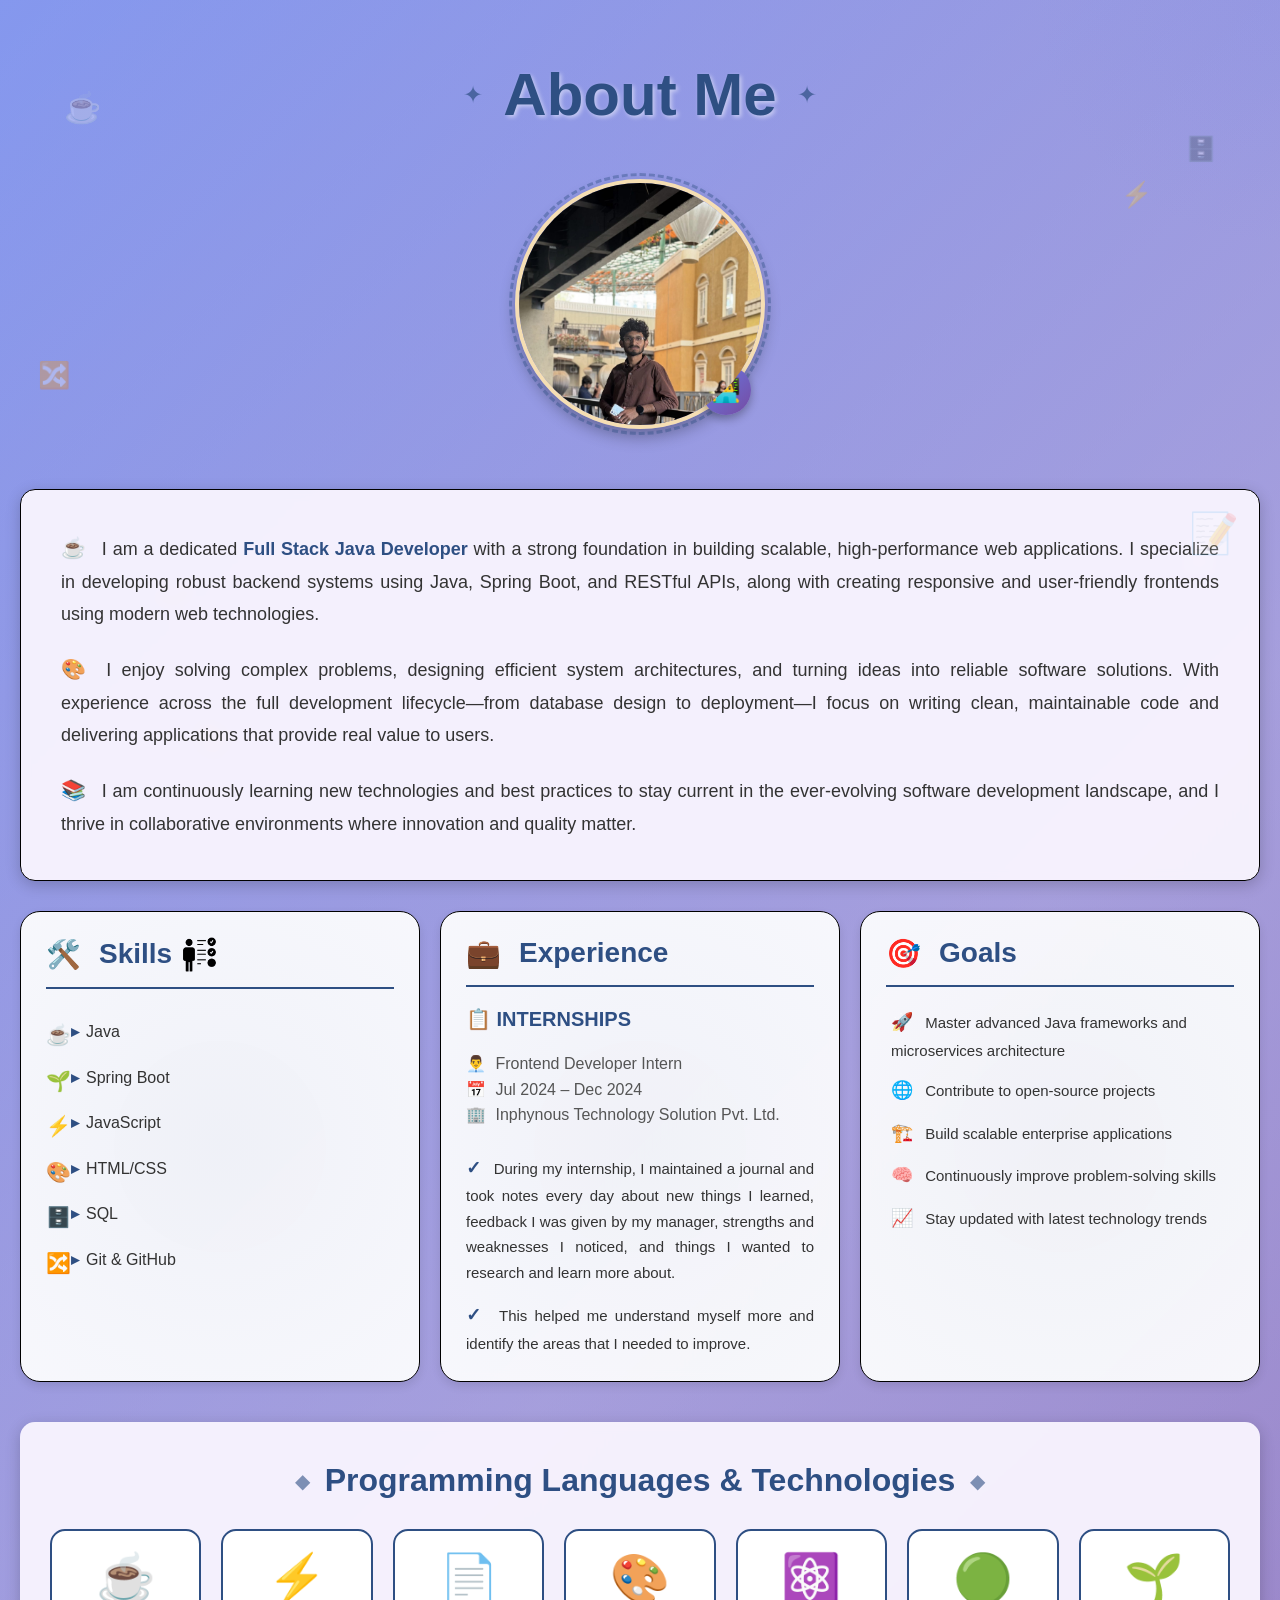
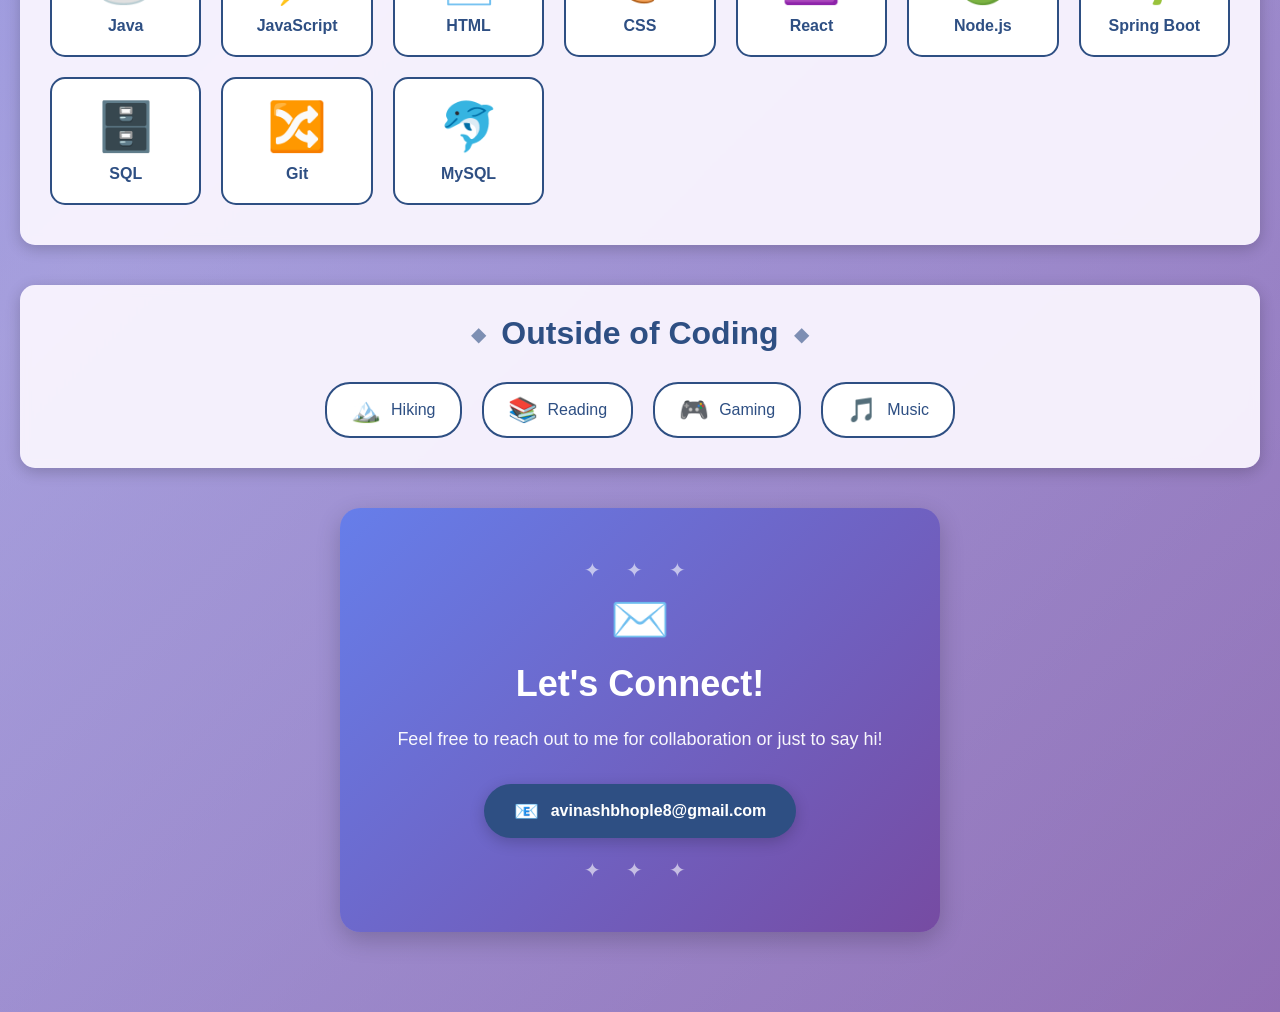
<file: about.html>
<!DOCTYPE html>
<html lang="en">
<head>
    <meta charset="UTF-8">
    <meta name="viewport" content="width=device-width, initial-scale=1.0">
    <title>About - My Portfolio</title>
    <link rel="stylesheet" href="about.css">
</head>
<body>
    <div class="container">
        
        <div class="floating-symbols">
            <span class="symbol symbol-1" title="Java">☕</span>
            <span class="symbol symbol-2" title="JavaScript">⚡</span>
            <span class="symbol symbol-4" title="HTML">📄</span>
            <span class="symbol symbol-5" title="CSS">🎨</span>
            <span class="symbol symbol-8" title="Git">🔀</span>
            <span class="symbol symbol-9" title="SQL">🗄️</span>
            <span class="symbol symbol-10" title="Spring Boot">🌱</span>
        </div>
       
        <div class="header">
            <div class="title-decoration">
                <span class="deco-icon">✦</span>
                <h1>About Me</h1>
                <span class="deco-icon">✦</span>
            </div>
            <div class="image">
                <div class="image-ring"></div>
                <img src="12.jpeg" alt="Profile Photo">
                <div class="image-badge">👨‍💻</div>
            </div>
        </div>
        
        <div class="content-wrapper">
            <div class="object">
                <div class="section-icon">📝</div>
                <div class="obj">
                    <p>
                        <span class="text-icon">☕</span> I am a dedicated <strong>Full Stack Java Developer</strong> with a strong foundation in building scalable,
                        high-performance web applications. I specialize in developing robust backend systems using
                        Java, Spring Boot, and RESTful APIs, along with creating responsive and user-friendly
                        frontends using modern web technologies.
                    </p>

                    <p>
                        <span class="text-icon">🎨</span> I enjoy solving complex problems, designing efficient system architectures, and turning ideas
                        into reliable software solutions. With experience across the full development lifecycle—from
                        database design to deployment—I focus on writing clean, maintainable code and delivering
                        applications that provide real value to users.
                    </p>

                    <p>
                        <span class="text-icon">📚</span> I am continuously learning new technologies and best practices to stay current in the
                        ever-evolving software development landscape, and I thrive in collaborative environments
                        where innovation and quality matter.
                    </p>
                </div>
            </div>
            
            <div class="boxs">
                <div class="box1">
                    <div class="Skill">
                        <div class="skill-header">
                            <h2>
                                <span class="header-symbol">🛠️</span>
                                Skills 
                                <img src="skills.png" alt="Skills Logo">
                            </h2>
                        </div>
                        <div class="skill-all">
                            <ul>
                                <li><span class="skill-icon">☕</span> Java</li>
                                <li><span class="skill-icon">🌱</span> Spring Boot</li>
                                <li><span class="skill-icon">⚡</span> JavaScript</li>
                                <li><span class="skill-icon">🎨</span> HTML/CSS</li>
                                <li><span class="skill-icon">🗄️</span> SQL</li>
                                <li><span class="skill-icon">🔀</span> Git & GitHub</li>
                            </ul>
                        </div>
                    </div>
                </div>
                
                <div class="box2">
                    <div class="Experience">
                        <div class="exper-header">
                            <h2>
                                <span class="header-symbol">💼</span>
                                Experience
                            </h2>
                        </div>
                        <div class="exp-write">
                            <h4>📋 INTERNSHIPS</h4>
                            <h5>
                                <span class="exp-icon">👨‍💼</span> Frontend Developer Intern<br>
                                <span class="exp-icon">📅</span> Jul 2024 – Dec 2024<br>
                                <span class="exp-icon">🏢</span> Inphynous Technology Solution Pvt. Ltd.
                            </h5>
                            <p><span class="bullet-icon">✓</span> During my internship, I maintained a journal and took notes every day about new things I learned, feedback I was given by my manager, strengths and weaknesses I noticed, and things I wanted to research and learn more about.</p>
                            <p><span class="bullet-icon">✓</span> This helped me understand myself more and identify the areas that I needed to improve.</p>
                        </div>
                    </div>
                </div>
                
                <div class="box3">
                    <div class="Goals">
                        <div class="goals-header">
                            <h2>
                                <span class="header-symbol">🎯</span>
                                Goals
                            </h2>
                        </div>
                        <div class="goals-content">
                            <p><span class="goal-icon">🚀</span> Master advanced Java frameworks and microservices architecture</p>
                            <p><span class="goal-icon">🌐</span> Contribute to open-source projects</p>
                            <p><span class="goal-icon">🏗️</span> Build scalable enterprise applications</p>
                            <p><span class="goal-icon">🧠</span> Continuously improve problem-solving skills</p>
                            <p><span class="goal-icon">📈</span> Stay updated with latest technology trends</p>
                        </div>
                    </div>
                </div>
            </div>
            
            <div class="languages-section">
                <div class="section-title-wrapper">
                    <span class="section-deco-left">◆</span>
                    <h2 class="languages-title">Programming Languages & Technologies</h2>
                    <span class="section-deco-right">◆</span>
                </div>
                <div class="languages-grid">
                    <div class="lang-item">
                        <span class="lang-icon">☕</span>
                        <span class="lang-name">Java</span>
                    </div>
                    <div class="lang-item">
                        <span class="lang-icon">⚡</span>
                        <span class="lang-name">JavaScript</span>
                    </div>
                   
                    <div class="lang-item">
                        <span class="lang-icon">📄</span>
                        <span class="lang-name">HTML</span>
                    </div>
                    <div class="lang-item">
                        <span class="lang-icon">🎨</span>
                        <span class="lang-name">CSS</span>
                    </div>
                   
                    <div class="lang-item">
                        <span class="lang-icon">⚛️</span>
                        <span class="lang-name">React</span>
                    </div>
                    <div class="lang-item">
                        <span class="lang-icon">🟢</span>
                        <span class="lang-name">Node.js</span>
                    </div>
                    <div class="lang-item">
                        <span class="lang-icon">🌱</span>
                        <span class="lang-name">Spring Boot</span>
                    </div>
                    <div class="lang-item">
                        <span class="lang-icon">🗄️</span>
                        <span class="lang-name">SQL</span>
                    </div>
                    
                    <div class="lang-item">
                        <span class="lang-icon">🔀</span>
                        <span class="lang-name">Git</span>
                    </div>
                    <div class="lang-item">
                        <span class="lang-icon">🐬</span>
                        <span class="lang-name">MySQL</span>
                    </div>
                </div>
            </div>

            
            <div class="hobbies-section">
                <div class="section-title-wrapper">
                    <span class="section-deco-left">◆</span>
                    <h2 class="hobbies-title">Outside of Coding</h2>
                    <span class="section-deco-right">◆</span>
                </div>
                <div class="hobbies-container">
                    <div class="hobby-tag">
                        <span class="hobby-icon">🏔️</span>
                        <span class="hobby-text">Hiking</span>
                    </div>
                    <div class="hobby-tag">
                        <span class="hobby-icon">📚</span>
                        <span class="hobby-text">Reading</span>
                    </div>
                    <div class="hobby-tag">
                        <span class="hobby-icon">🎮</span>
                        <span class="hobby-text">Gaming</span>
                    </div>
                    <div class="hobby-tag">
                        <span class="hobby-icon">🎵</span>
                        <span class="hobby-text">Music</span>
                    </div>
                </div>
            </div>

            
            <div class="connect-section">
                <div class="connect-box">
                    <div class="connect-decoration-top">✦ ✦ ✦</div>
                    <div class="connect-icon">✉️</div>
                    <h2 class="connect-title">Let's Connect!</h2>
                    <p class="connect-text">Feel free to reach out to me for collaboration or just to say hi!</p>
                    <a href="mailto:avinashbhople8@gmail.com" class="connect-button">
                        <span class="button-icon">📧</span>
                        <span>avinashbhople8@gmail.com</span>
                    </a>
                    <div class="connect-decoration-bottom">✦ ✦ ✦</div>
                </div>
            </div>
        </div>
    </div>
</body>
</html>
</file>
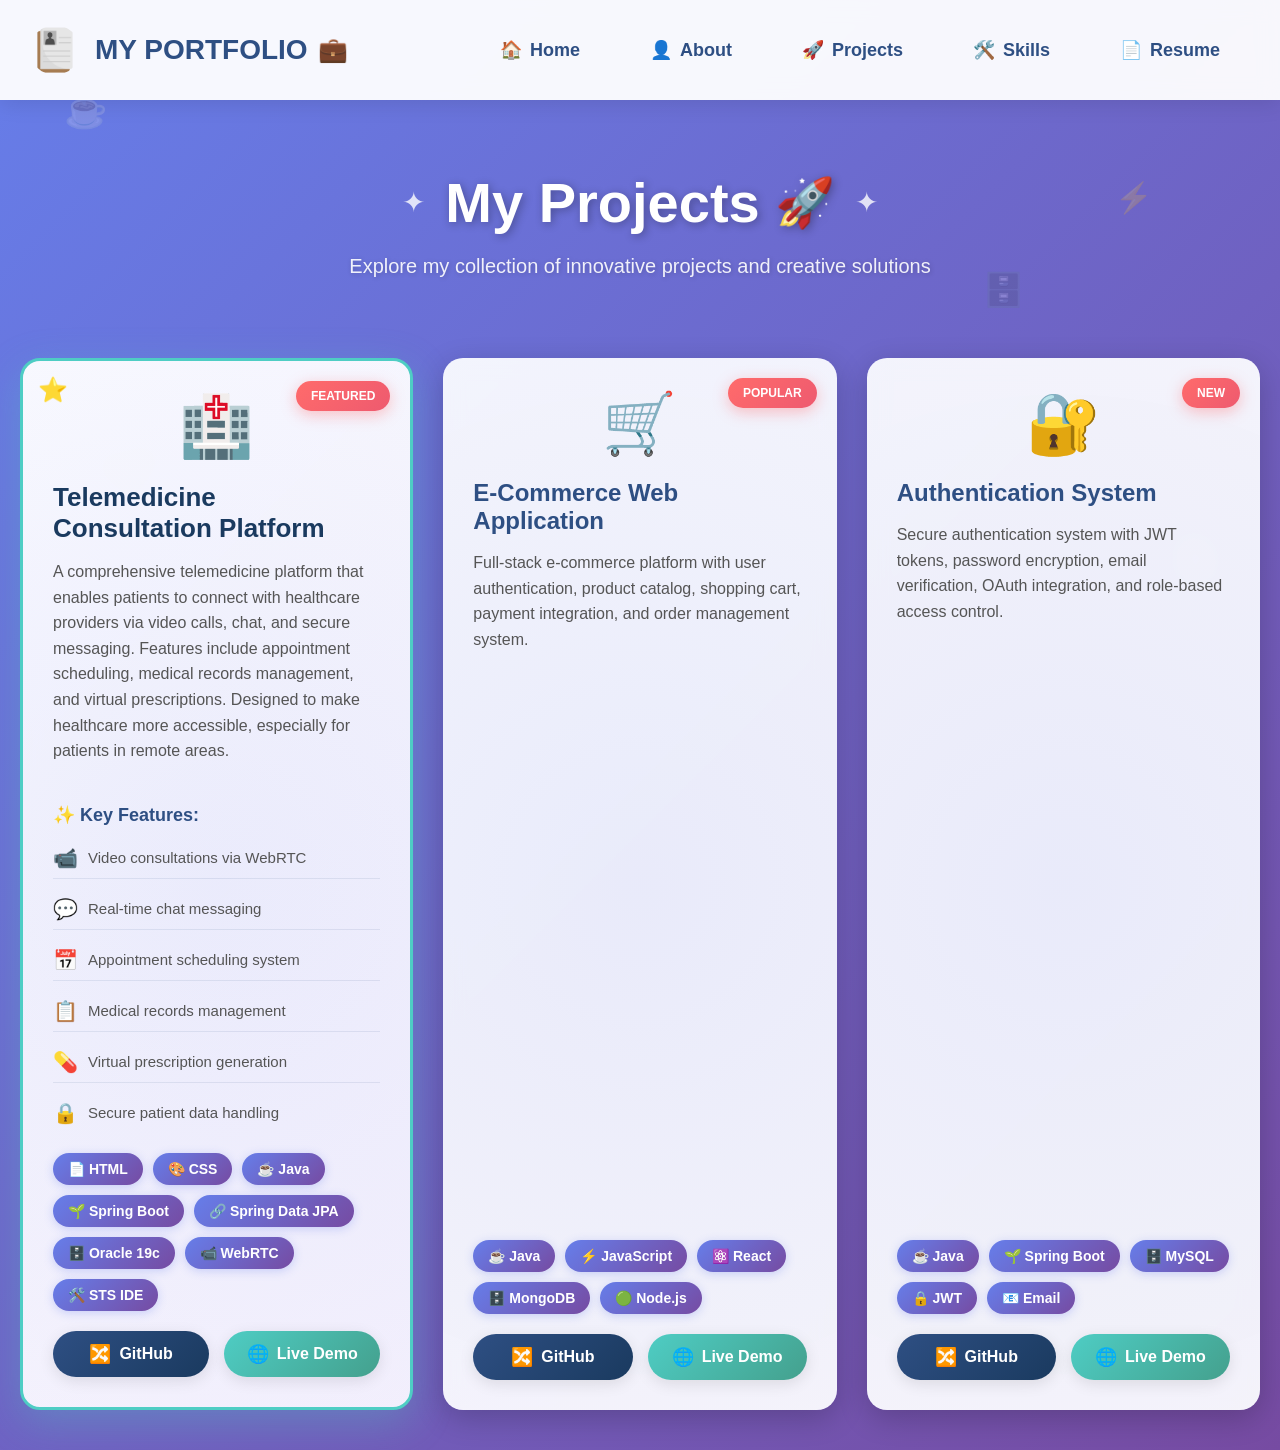
<file: Projects.html>
<!DOCTYPE html>
<html lang="en">
<head>
    <meta charset="UTF-8">
    <meta name="viewport" content="width=device-width, initial-scale=1.0">
    <title>Projects - My Portfolio</title>
    <link rel="stylesheet" href="Projects.css">
</head>
<body>
    <div class="container">
   
        <div class="floating-symbols">
            <span class="symbol symbol-1" title="Java">☕</span>
            <span class="symbol symbol-2" title="JavaScript">⚡</span>
            <span class="symbol symbol-3" title="Spring Boot">🌱</span>
            <span class="symbol symbol-4" title="HTML">📄</span>
            <span class="symbol symbol-5" title="CSS">🎨</span>
            <span class="symbol symbol-6" title="Oracle">🗄️</span>
            <span class="symbol symbol-7" title="WebRTC">📹</span>
            <span class="symbol symbol-8" title="JPA">🔗</span>
        </div>

 
        <div class="header">
            <div class="header-con">
                <img src="curriculum-vitae.png" alt="Logo">
                <h1>MY PORTFOLIO <span class="header-icon">💼</span></h1>
            </div>
            <div class="menu">
                <ul>
                    <li><a href="index.html"><span class="nav-icon">🏠</span> Home</a></li>
                    <li><a href="about.html"><span class="nav-icon">👤</span> About</a></li>
                    <li><a href="Projects.html"><span class="nav-icon">🚀</span> Projects</a></li>
                    <li><a href="Skills.html"><span class="nav-icon">🛠️</span> Skills</a></li>
                    <li><a href="resume.pdf"><span class="nav-icon">📄</span> Resume</a></li>
                </ul>
            </div>
        </div>

        <div class="content-wrapper">
            <div class="page-header">
                <div class="title-decoration">
                    <span class="deco-icon">✦</span>
                    <h1>My Projects <span class="title-icon">🚀</span></h1>
                    <span class="deco-icon">✦</span>
                </div>
                <p class="page-subtitle">Explore my collection of innovative projects and creative solutions</p>
            </div>
            <div class="projects-grid">
                <div class="project-card featured-project">
                    <div class="project-icon">🏥</div>
                    <div class="project-badge">Featured</div>
                    <h3 class="project-title">Telemedicine Consultation Platform</h3>
                    <p class="project-description">
                        A comprehensive telemedicine platform that enables patients to connect with healthcare 
                        providers via video calls, chat, and secure messaging. Features include appointment scheduling, 
                        medical records management, and virtual prescriptions. Designed to make healthcare more 
                        accessible, especially for patients in remote areas.
                    </p>
                    
                    <div class="project-features">
                        <h4 class="features-title">✨ Key Features:</h4>
                        <ul class="features-list">
                            <li><span class="feature-icon">📹</span> Video consultations via WebRTC</li>
                            <li><span class="feature-icon">💬</span> Real-time chat messaging</li>
                            <li><span class="feature-icon">📅</span> Appointment scheduling system</li>
                            <li><span class="feature-icon">📋</span> Medical records management</li>
                            <li><span class="feature-icon">💊</span> Virtual prescription generation</li>
                            <li><span class="feature-icon">🔒</span> Secure patient data handling</li>
                        </ul>
                    </div>

                    <div class="project-tech">
                        <span class="tech-tag">📄 HTML</span>
                        <span class="tech-tag">🎨 CSS</span>
                        <span class="tech-tag">☕ Java</span>
                        <span class="tech-tag">🌱 Spring Boot</span>
                        <span class="tech-tag">🔗 Spring Data JPA</span>
                        <span class="tech-tag">🗄️ Oracle 19c</span>
                        <span class="tech-tag">📹 WebRTC</span>
                        <span class="tech-tag">🛠️ STS IDE</span>
                    </div>

                    <div class="project-links">
                        <a href="#" class="project-link github-link">
                            <span class="link-icon">🔀</span> GitHub
                        </a>
                        <a href="#" class="project-link demo-link">
                            <span class="link-icon">🌐</span> Live Demo
                        </a>
                    </div>
                </div>

                <div class="project-card">
                    <div class="project-icon">🛒</div>
                    <div class="project-badge">Popular</div>
                    <h3 class="project-title">E-Commerce Web Application</h3>
                    <p class="project-description">
                        Full-stack e-commerce platform with user authentication, product catalog, 
                        shopping cart, payment integration, and order management system.
                    </p>
                    <div class="project-tech">
                        <span class="tech-tag">☕ Java</span>
                        <span class="tech-tag">⚡ JavaScript</span>
                        <span class="tech-tag">⚛️ React</span>
                        <span class="tech-tag">🗄️ MongoDB</span>
                        <span class="tech-tag">🟢 Node.js</span>
                    </div>
                    <div class="project-links">
                        <a href="#" class="project-link github-link">
                            <span class="link-icon">🔀</span> GitHub
                        </a>
                        <a href="#" class="project-link demo-link">
                            <span class="link-icon">🌐</span> Live Demo
                        </a>
                    </div>
                </div>

                <div class="project-card">
                    <div class="project-icon">🔐</div>
                    <div class="project-badge">New</div>
                    <h3 class="project-title">Authentication System</h3>
                    <p class="project-description">
                        Secure authentication system with JWT tokens, password encryption, 
                        email verification, OAuth integration, and role-based access control.
                    </p>
                    <div class="project-tech">
                        <span class="tech-tag">☕ Java</span>
                        <span class="tech-tag">🌱 Spring Boot</span>
                        <span class="tech-tag">🗄️ MySQL</span>
                        <span class="tech-tag">🔒 JWT</span>
                        <span class="tech-tag">📧 Email</span>
                    </div>
                    <div class="project-links">
                        <a href="#" class="project-link github-link">
                            <span class="link-icon">🔀</span> GitHub
                        </a>
                        <a href="#" class="project-link demo-link">
                            <span class="link-icon">🌐</span> Live Demo
                        </a>
                    </div>
                </div>
            </div>
        </div>
    </div>
</body>
</html>
</file>
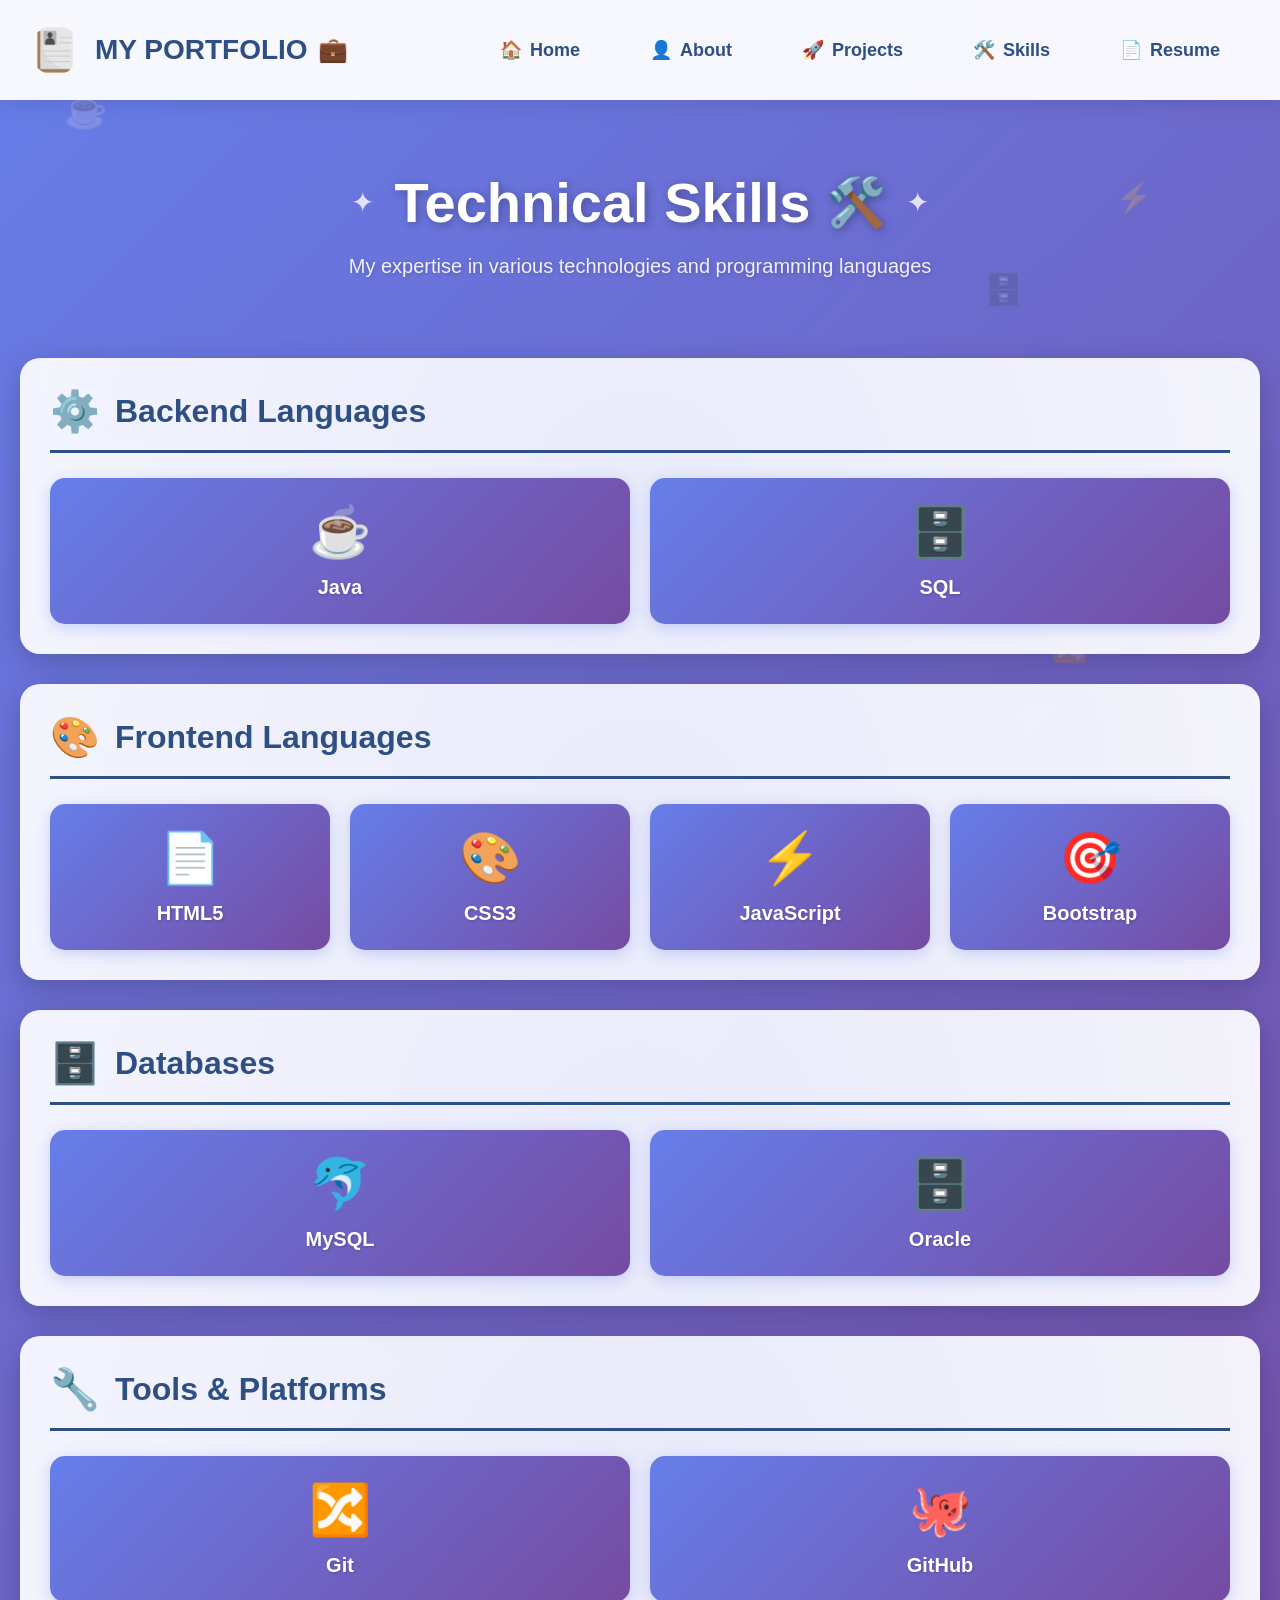
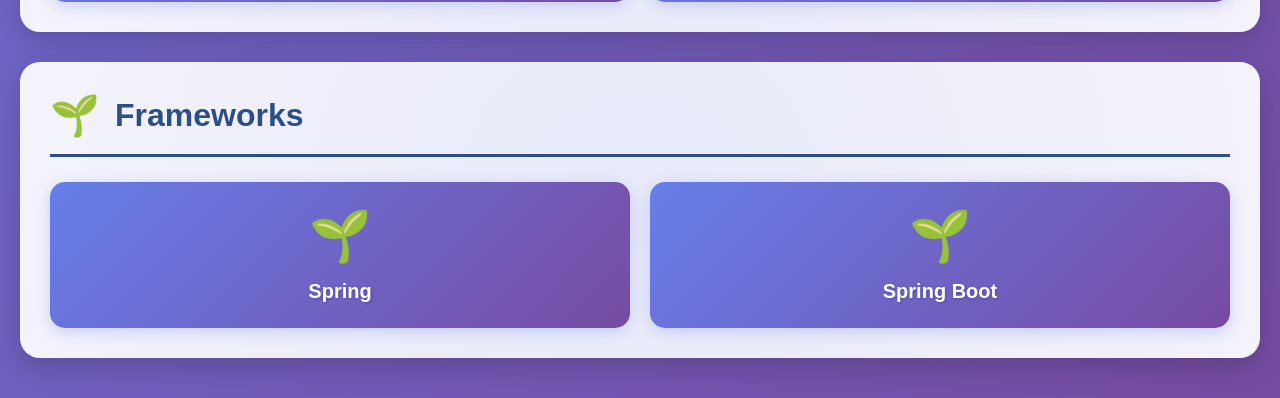
<file: Skills.html>
<!DOCTYPE html>
<html lang="en">
<head>
    <meta charset="UTF-8">
    <meta name="viewport" content="width=device-width, initial-scale=1.0">
    <title>Skills - My Portfolio</title>
    <link rel="stylesheet" href="Skills.css">
</head>
<body>
    <div class="container">
       
        
        <div class="floating-symbols">
            <span class="symbol symbol-1" title="Java">☕</span>
            <span class="symbol symbol-2" title="JavaScript">⚡</span>
            <span class="symbol symbol-3" title="HTML">📄</span>
            <span class="symbol symbol-4" title="CSS">🎨</span>
            <span class="symbol symbol-5" title="Spring Boot">🌱</span>
            <span class="symbol symbol-6" title="SQL">🗄️</span>
            <span class="symbol symbol-7" title="Git">🔀</span>
            <span class="symbol symbol-8" title="Bootstrap">🎯</span>
        </div>

        
        <div class="header">
            <div class="header-con">
                <img src="curriculum-vitae.png" alt="Logo">
                <h1>MY PORTFOLIO <span class="header-icon">💼</span></h1>
            </div>
            <div class="menu">
                <ul>
                    <li><a href="index.html"><span class="nav-icon">🏠</span> Home</a></li>
                    <li><a href="about.html"><span class="nav-icon">👤</span> About</a></li>
                    <li><a href="Projects.html"><span class="nav-icon">🚀</span> Projects</a></li>
                    <li><a href="Skills.html"><span class="nav-icon">🛠️</span> Skills</a></li>
                    <li><a href="../IMAGES/resume.pdf"><span class="nav-icon">📄</span> Resume</a></li>
                </ul>
            </div>
        </div>

        
        <div class="content-wrapper">
            <div class="page-header">
                <div class="title-decoration">
                    <span class="deco-icon">✦</span>
                    <h1>Technical Skills <span class="title-icon">🛠️</span></h1>
                    <span class="deco-icon">✦</span>
                </div>
                <p class="page-subtitle">My expertise in various technologies and programming languages</p>
            </div>


            
            <div class="skills-container">

                
                <div class="skill-category">
                    <div class="category-header">
                        <span class="category-icon">⚙️</span>
                        <h2>Backend Languages</h2>
                    </div>
                    <div class="skills-grid">
                        <div class="skill-item">
                            <span class="skill-icon">☕</span>
                            <span class="skill-name">Java</span>
                        </div>
                        <div class="skill-item">
                            <span class="skill-icon">🗄️</span>
                            <span class="skill-name">SQL</span>
                        </div>
                    </div>
                </div>

           
                
                <div class="skill-category">
                    <div class="category-header">
                        <span class="category-icon">🎨</span>
                        <h2>Frontend Languages</h2>
                    </div>
                    <div class="skills-grid">
                        <div class="skill-item">
                            <span class="skill-icon">📄</span>
                            <span class="skill-name">HTML5</span>
                        </div>
                        <div class="skill-item">
                            <span class="skill-icon">🎨</span>
                            <span class="skill-name">CSS3</span>
                        </div>
                        <div class="skill-item">
                            <span class="skill-icon">⚡</span>
                            <span class="skill-name">JavaScript</span>
                        </div>
                        <div class="skill-item">
                            <span class="skill-icon">🎯</span>
                            <span class="skill-name">Bootstrap</span>
                        </div>
                    </div>
                </div>

                
                <div class="skill-category">
                    <div class="category-header">
                        <span class="category-icon">🗄️</span>
                        <h2>Databases</h2>
                    </div>
                    <div class="skills-grid">
                        <div class="skill-item">
                            <span class="skill-icon">🐬</span>
                            <span class="skill-name">MySQL</span>
                        </div>
                        <div class="skill-item">
                            <span class="skill-icon">🗄️</span>
                            <span class="skill-name">Oracle</span>
                        </div>
                    </div>
                </div>
                <div class="skill-category">
                    <div class="category-header">
                        <span class="category-icon">🔧</span>
                        <h2>Tools & Platforms</h2>
                    </div>
                    <div class="skills-grid">
                        <div class="skill-item">
                            <span class="skill-icon">🔀</span>
                            <span class="skill-name">Git</span>
                        </div>
                        <div class="skill-item">
                            <span class="skill-icon">🐙</span>
                            <span class="skill-name">GitHub</span>
                        </div>
                    </div>
                </div>
                
                <div class="skill-category">
                    <div class="category-header">
                        <span class="category-icon">🌱</span>
                        <h2>Frameworks</h2>
                    </div>
                    <div class="skills-grid">
                        <div class="skill-item">
                            <span class="skill-icon">🌱</span>
                            <span class="skill-name">Spring</span>
                        </div>
                        <div class="skill-item">
                            <span class="skill-icon">🌱</span>
                            <span class="skill-name">Spring Boot</span>
                        </div>
                    </div>
                </div>
            </div>
        </div>
    </div>
</body>
</html>
</file>
<file: about.css>
* {
    margin: 0;
    padding: 0;
    box-sizing: border-box;
}

body {
    font-family: 'Segoe UI', Tahoma, Geneva, Verdana, sans-serif;
    overflow-x: hidden;
    background: linear-gradient(135deg, #667eea 0%, #764ba2 100%);
    min-height: 100vh;
}

.container {
    width: 100%;
    min-height: 100vh;
    display: flex;
    flex-direction: column;
    background-repeat: no-repeat;
    background-size: cover;
    background-position: center;
    background-attachment: fixed;
    position: relative;
    padding-bottom: 40px;
    overflow: hidden;
}

/* Floating Programming Language Symbols Animation */
.floating-symbols {
    position: fixed;
    width: 100%;
    height: 100%;
    top: 0;
    left: 0;
    pointer-events: none;
    z-index: 1;
}

.symbol {
    position: absolute;
    font-size: 30px;
    opacity: 0.3;
    animation: floatSymbol 15s ease-in-out infinite;
    transition: opacity 0.3s ease;
}

.symbol:hover {
    opacity: 0.6;
    transform: scale(1.2);
}

.symbol-1 {
    top: 10%;
    left: 5%;
    animation-delay: 0s;
}

.symbol-2 {
    top: 20%;
    right: 10%;
    animation-delay: 2s;
    font-size: 25px;
}

.symbol-3 {
    top: 50%;
    left: 8%;
    animation-delay: 4s;
    font-size: 35px;
}

.symbol-4 {
    top: 60%;
    right: 5%;
    animation-delay: 1s;
    font-size: 28px;
}

.symbol-5 {
    top: 80%;
    left: 15%;
    animation-delay: 3s;
    font-size: 32px;
}

.symbol-6 {
    top: 30%;
    right: 20%;
    animation-delay: 5s;
    font-size: 27px;
}

.symbol-7 {
    top: 70%;
    right: 15%;
    animation-delay: 2.5s;
    font-size: 29px;
}

.symbol-8 {
    top: 40%;
    left: 3%;
    animation-delay: 4.5s;
    font-size: 26px;
}

.symbol-9 {
    top: 15%;
    right: 5%;
    animation-delay: 1.5s;
    font-size: 24px;
}

.symbol-10 {
    top: 65%;
    left: 12%;
    animation-delay: 3.5s;
    font-size: 31px;
}

.symbol-11 {
    top: 25%;
    right: 25%;
    animation-delay: 5.5s;
    font-size: 23px;
}

.symbol-12 {
    top: 75%;
    right: 8%;
    animation-delay: 2s;
    font-size: 28px;
}

.symbol-13 {
    top: 45%;
    left: 2%;
    animation-delay: 4s;
    font-size: 26px;
}

.symbol-14 {
    top: 55%;
    right: 30%;
    animation-delay: 6s;
    font-size: 25px;
}

.symbol-15 {
    top: 85%;
    left: 8%;
    animation-delay: 1s;
    font-size: 30px;
}

.symbol-16 {
    top: 35%;
    right: 15%;
    animation-delay: 3s;
    font-size: 27px;
}

@keyframes floatSymbol {
    0%, 100% {
        transform: translate(0, 0) rotate(0deg);
        opacity: 0.2;
    }
    25% {
        transform: translate(20px, -30px) rotate(90deg);
        opacity: 0.4;
    }
    50% {
        transform: translate(-15px, -50px) rotate(180deg);
        opacity: 0.3;
    }
    75% {
        transform: translate(30px, -20px) rotate(270deg);
        opacity: 0.4;
    }
}

/* Graphical Background Elements */
.container::before {
    content: '';
    position: absolute;
    top: 0;
    left: 0;
    right: 0;
    bottom: 0;
    background: linear-gradient(
        135deg,
        rgba(255, 255, 255, 0.2) 0%,
        rgba(249, 245, 254, 0.4) 50%,
        rgba(255, 255, 255, 0.2) 100%
    );
    z-index: 0;
    pointer-events: none;
}

/* Decorative Circles */
.container::after {
    content: '';
    position: absolute;
    width: 500px;
    height: 500px;
    border-radius: 50%;
    background: radial-gradient(circle, rgba(102, 126, 234, 0.1) 0%, transparent 70%);
    top: -250px;
    right: -250px;
    z-index: 0;
    pointer-events: none;
    animation: float 20s ease-in-out infinite;
}

/* Floating Animation */
@keyframes float {
    0%, 100% {
        transform: translate(0, 0) rotate(0deg);
    }
    33% {
        transform: translate(30px, -30px) rotate(120deg);
    }
    66% {
        transform: translate(-20px, 20px) rotate(240deg);
    }
}

/* Ensure all content is above the overlay */
.header, .content-wrapper {
    position: relative;
    z-index: 2;
}

.header {
    display: flex;
    flex-direction: column;
    align-items: center;
    width: 100%;
    padding: 60px 20px 40px;
    text-align: center;
    position: relative;
}

.title-decoration {
    display: flex;
    align-items: center;
    gap: 20px;
    margin-bottom: 30px;
}

.deco-icon {
    font-size: 24px;
    color: #2E4F83;
    animation: spin 3s linear infinite;
    opacity: 0.7;
}

@keyframes spin {
    from {
        transform: rotate(0deg);
    }
    to {
        transform: rotate(360deg);
    }
}

.header h1 {
    font-size: 60px;
    font-family: 'Segoe UI', Tahoma, Geneva, Verdana, sans-serif;
    color: #2E4F83;
    text-shadow: 2px 2px 4px rgba(255, 255, 255, 0.5);
    position: relative;
    z-index: 2;
}

.image {
    width: 250px;
    height: 250px;
    margin: 20px auto;
    border-radius: 50%;
    border: 4px solid wheat;
    box-shadow: 0 8px 16px rgba(0, 0, 0, 0.3);
    overflow: visible;
    transition: transform 0.3s ease;
    position: relative;
    z-index: 2;
}

.image-ring {
    position: absolute;
    top: -10px;
    left: -10px;
    right: -10px;
    bottom: -10px;
    border: 3px dashed rgba(46, 79, 131, 0.4);
    border-radius: 50%;
    animation: rotate 20s linear infinite;
}

.image-badge {
    position: absolute;
    bottom: 10px;
    right: 10px;
    background: linear-gradient(135deg, #667eea, #764ba2);
    width: 50px;
    height: 50px;
    border-radius: 50%;
    display: flex;
    align-items: center;
    justify-content: center;
    font-size: 24px;
    box-shadow: 0 4px 10px rgba(0, 0, 0, 0.3);
    animation: bounce 2s ease-in-out infinite;
}

@keyframes bounce {
    0%, 100% {
        transform: translateY(0);
    }
    50% {
        transform: translateY(-10px);
    }
}

@keyframes rotate {
    from {
        transform: rotate(0deg);
    }
    to {
        transform: rotate(360deg);
    }
}

.image:hover {
    transform: scale(1.05);
}

.image img {
    width: 100%;
    height: 100%;
    object-fit: cover;
    border-radius: 50%;
    position: relative;
    z-index: 1;
}

.content-wrapper {
    width: 100%;
    max-width: 1400px;
    margin: 0 auto;
    padding: 0 20px;
    position: relative;
    z-index: 1;
}

.object {
    display: flex;
    flex-direction: column;
    width: 100%;
    background-color: rgba(249, 245, 254, 0.95);
    border: 1px solid #000;
    padding: 40px;
    font-family: 'Segoe UI', Tahoma, Geneva, Verdana, sans-serif;
    border-radius: 15px;
    box-shadow: 0 4px 15px rgba(0, 0, 0, 0.2);
    margin-bottom: 30px;
    backdrop-filter: blur(5px);
    position: relative;
    z-index: 1;
    overflow: hidden;
}

.section-icon {
    position: absolute;
    top: 20px;
    right: 20px;
    font-size: 40px;
    opacity: 0.2;
    animation: pulse 3s ease-in-out infinite;
}

@keyframes pulse {
    0%, 100% {
        transform: scale(1);
        opacity: 0.2;
    }
    50% {
        transform: scale(1.1);
        opacity: 0.3;
    }
}

.text-icon {
    font-size: 20px;
    margin-right: 10px;
    display: inline-block;
    animation: wiggle 2s ease-in-out infinite;
}

@keyframes wiggle {
    0%, 100% {
        transform: rotate(0deg);
    }
    25% {
        transform: rotate(-10deg);
    }
    75% {
        transform: rotate(10deg);
    }
}

.object .obj {
    width: 100%;
    display: flex;
    flex-direction: column;
    gap: 20px;
}

.object .obj p {
    font-size: 18px;
    line-height: 1.8;
    color: #333;
    text-align: justify;
}

.object .obj strong {
    color: #2E4F83;
    font-weight: 600;
}

.boxs {
    width: 100%;
    display: flex;
    flex-direction: row;
    justify-content: space-between;
    gap: 20px;
    flex-wrap: wrap;
    margin-bottom: 40px;
    position: relative;
    z-index: 1;
}

.box1, .box2, .box3 {
    flex: 1;
    min-width: 300px;
    max-width: 400px;
    display: flex;
    flex-direction: column;
    border: 1px solid #000;
    box-shadow: 0 4px 10px rgba(0, 0, 0, 0.1);
    border-radius: 20px;
    background-color: rgba(255, 255, 255, 0.95);
    padding: 25px;
    transition: transform 0.3s ease, box-shadow 0.3s ease;
    backdrop-filter: blur(5px);
    position: relative;
    overflow: hidden;
}

.header-symbol {
    font-size: 28px;
    margin-right: 8px;
    display: inline-block;
    animation: rotate 10s linear infinite;
}

.box1::before, .box2::before, .box3::before {
    content: '';
    position: absolute;
    top: -50%;
    right: -50%;
    width: 200%;
    height: 200%;
    background: radial-gradient(circle, rgba(46, 79, 131, 0.05) 0%, transparent 70%);
    z-index: 0;
    transition: transform 0.5s ease;
}

.box1:hover::before, .box2:hover::before, .box3:hover::before {
    transform: scale(1.2);
}

.box1:hover, .box2:hover, .box3:hover {
    transform: translateY(-5px);
    box-shadow: 0 8px 20px rgba(0, 0, 0, 0.2);
}

.Skill, .Experience, .Goals {
    width: 100%;
    height: 100%;
    display: flex;
    flex-direction: column;
    position: relative;
    z-index: 1;
}

.skill-header, .exper-header, .goals-header {
    margin-bottom: 20px;
    padding-bottom: 15px;
    border-bottom: 2px solid #2E4F83;
}

.skill-header h2, .exper-header h2, .goals-header h2 {
    font-size: 28px;
    color: #2E4F83;
    display: flex;
    align-items: center;
    gap: 10px;
}

.skill-header img {
    width: 35px;
    height: 35px;
}

.skill-all ul {
    list-style: none;
    padding: 0;
}

.skill-all ul li {
    font-size: 16px;
    padding: 10px 0;
    padding-left: 40px;
    position: relative;
    color: #333;
    line-height: 1.6;
}

.skill-icon {
    position: absolute;
    left: 0;
    font-size: 20px;
    animation: bounce 2s ease-in-out infinite;
}

.skill-all ul li::before {
    content: "▸";
    position: absolute;
    left: 25px;
    color: #2E4F83;
    font-weight: bold;
}

.exp-write {
    display: flex;
    flex-direction: column;
    gap: 15px;
}

.exp-icon {
    font-size: 16px;
    margin-right: 5px;
}

.exp-write h4 {
    font-size: 20px;
    color: #2E4F83;
    font-weight: 600;
    margin-bottom: 5px;
}

.exp-write h5 {
    font-size: 16px;
    color: #555;
    font-weight: 500;
    line-height: 1.6;
    margin-bottom: 10px;
}

.exp-write p {
    font-size: 15px;
    color: #333;
    line-height: 1.7;
    text-align: justify;
}

.bullet-icon {
    color: #2E4F83;
    font-weight: bold;
    margin-right: 8px;
    font-size: 18px;
}

.goals-content {
    display: flex;
    flex-direction: column;
    gap: 12px;
}

.goals-content p {
    font-size: 15px;
    color: #333;
    line-height: 1.7;
    padding-left: 5px;
}

.goal-icon {
    font-size: 18px;
    margin-right: 8px;
    display: inline-block;
    animation: float 3s ease-in-out infinite;
}

/* Programming Languages Section */
.languages-section {
    width: 100%;
    margin-bottom: 40px;
    padding: 40px 30px;
    background-color: rgba(249, 245, 254, 0.95);
    border-radius: 15px;
    box-shadow: 0 4px 15px rgba(0, 0, 0, 0.2);
    backdrop-filter: blur(5px);
    position: relative;
    z-index: 1;
    overflow: hidden;
}

.section-title-wrapper {
    display: flex;
    align-items: center;
    justify-content: center;
    gap: 15px;
    margin-bottom: 30px;
}

.section-deco-left, .section-deco-right {
    font-size: 20px;
    color: #2E4F83;
    opacity: 0.6;
    animation: pulse 2s ease-in-out infinite;
}

.languages-title {
    font-size: 32px;
    color: #2E4F83;
    font-weight: 600;
    position: relative;
    z-index: 1;
    text-align: center;
}

.languages-grid {
    display: grid;
    grid-template-columns: repeat(auto-fit, minmax(150px, 1fr));
    gap: 20px;
    position: relative;
    z-index: 1;
}

.lang-item {
    display: flex;
    flex-direction: column;
    align-items: center;
    justify-content: center;
    padding: 20px;
    background-color: #fff;
    border: 2px solid #2E4F83;
    border-radius: 15px;
    transition: all 0.3s ease;
    cursor: pointer;
    position: relative;
    overflow: hidden;
}

.lang-item::before {
    content: '';
    position: absolute;
    top: 50%;
    left: 50%;
    width: 0;
    height: 0;
    border-radius: 50%;
    background: radial-gradient(circle, rgba(46, 79, 131, 0.1), transparent);
    transform: translate(-50%, -50%);
    transition: width 0.6s, height 0.6s;
}

.lang-item:hover::before {
    width: 200px;
    height: 200px;
}

.lang-item:hover {
    transform: translateY(-5px) scale(1.05);
    box-shadow: 0 8px 20px rgba(46, 79, 131, 0.3);
    background-color: #2E4F83;
    border-color: #1a3a5f;
}

.lang-icon {
    font-size: 48px;
    margin-bottom: 10px;
    position: relative;
    z-index: 1;
    animation: bounce 2s ease-in-out infinite;
    transition: transform 0.3s ease;
}

.lang-item:hover .lang-icon {
    transform: scale(1.2) rotate(360deg);
    animation: none;
}

.lang-name {
    font-size: 16px;
    font-weight: 600;
    color: #2E4F83;
    position: relative;
    z-index: 1;
    transition: color 0.3s ease;
}

.lang-item:hover .lang-name {
    color: #fff;
}

/* Outside of Coding Section */
.hobbies-section {
    width: 100%;
    margin-bottom: 40px;
    padding: 30px;
    background-color: rgba(249, 245, 254, 0.95);
    border-radius: 15px;
    box-shadow: 0 4px 15px rgba(0, 0, 0, 0.2);
    backdrop-filter: blur(5px);
    position: relative;
    z-index: 1;
    overflow: hidden;
}

.hobbies-title {
    font-size: 32px;
    color: #2E4F83;
    font-weight: 600;
    position: relative;
    z-index: 1;
}

.hobbies-container {
    display: flex;
    flex-wrap: wrap;
    justify-content: center;
    gap: 20px;
    position: relative;
    z-index: 1;
}

.hobby-tag {
    display: flex;
    align-items: center;
    gap: 10px;
    padding: 12px 24px;
    background-color: #fff;
    border: 2px solid #2E4F83;
    border-radius: 25px;
    transition: all 0.3s ease;
    cursor: pointer;
    position: relative;
    overflow: hidden;
}

.hobby-tag::before {
    content: '';
    position: absolute;
    top: 50%;
    left: 50%;
    width: 0;
    height: 0;
    border-radius: 50%;
    background: rgba(46, 79, 131, 0.1);
    transform: translate(-50%, -50%);
    transition: width 0.6s, height 0.6s;
}

.hobby-tag:hover::before {
    width: 300px;
    height: 300px;
}

.hobby-tag:hover {
    background-color: #2E4F83;
    color: #fff;
    transform: translateY(-3px);
    box-shadow: 0 4px 12px rgba(46, 79, 131, 0.3);
}

.hobby-icon {
    font-size: 24px;
    position: relative;
    z-index: 1;
    animation: bounce 2s ease-in-out infinite;
}

.hobby-text {
    font-size: 16px;
    font-weight: 500;
    color: #2E4F83;
    position: relative;
    z-index: 1;
}

.hobby-tag:hover .hobby-text {
    color: #fff;
}

/* Let's Connect Section */
.connect-section {
    width: 100%;
    display: flex;
    justify-content: center;
    margin-bottom: 40px;
    position: relative;
    z-index: 1;
}

.connect-box {
    width: 100%;
    max-width: 600px;
    background: linear-gradient(135deg, #667eea 0%, #764ba2 100%);
    padding: 50px 40px;
    border-radius: 20px;
    box-shadow: 0 8px 25px rgba(0, 0, 0, 0.2);
    text-align: center;
    color: #fff;
    position: relative;
    overflow: hidden;
}

.connect-decoration-top, .connect-decoration-bottom {
    font-size: 20px;
    opacity: 0.6;
    letter-spacing: 10px;
    animation: pulse 2s ease-in-out infinite;
}

.connect-decoration-top {
    margin-bottom: 10px;
}

.connect-decoration-bottom {
    margin-top: 20px;
}

.connect-icon {
    font-size: 48px;
    margin-bottom: 15px;
    position: relative;
    z-index: 1;
    animation: bounce 2s ease-in-out infinite;
}

.connect-title {
    font-size: 36px;
    margin-bottom: 20px;
    font-weight: 600;
    color: #fff;
    position: relative;
    z-index: 1;
}

.connect-text {
    font-size: 18px;
    line-height: 1.6;
    margin-bottom: 30px;
    color: rgba(255, 255, 255, 0.95);
    position: relative;
    z-index: 1;
}

.connect-button {
    display: inline-flex;
    align-items: center;
    gap: 12px;
    padding: 15px 30px;
    background-color: #2E4F83;
    color: #fff;
    text-decoration: none;
    border-radius: 30px;
    font-size: 16px;
    font-weight: 600;
    transition: all 0.3s ease;
    box-shadow: 0 4px 15px rgba(0, 0, 0, 0.2);
    position: relative;
    z-index: 1;
}

.connect-button:hover {
    background-color: #1a3a5f;
    transform: translateY(-2px);
    box-shadow: 0 6px 20px rgba(0, 0, 0, 0.3);
}

.button-icon {
    font-size: 20px;
}

/* Responsive Design */
@media (max-width: 1024px) {
    .boxs {
        justify-content: center;
    }
    
    .box1, .box2, .box3 {
        max-width: 100%;
    }

    .languages-grid {
        grid-template-columns: repeat(auto-fit, minmax(120px, 1fr));
    }
}

@media (max-width: 768px) {
    .header h1 {
        font-size: 40px;
    }
    
    .image {
        width: 200px;
        height: 200px;
    }
    
    .object {
        padding: 25px;
    }
    
    .object .obj p {
        font-size: 16px;
    }
    
    .boxs {
        flex-direction: column;
    }
    
    .box1, .box2, .box3 {
        width: 100%;
        max-width: 100%;
    }

    .hobbies-section {
        padding: 20px;
    }

    .hobbies-title, .languages-title {
        font-size: 28px;
    }

    .languages-section {
        padding: 30px 20px;
    }

    .languages-grid {
        grid-template-columns: repeat(auto-fit, minmax(100px, 1fr));
        gap: 15px;
    }

    .lang-item {
        padding: 15px;
    }

    .lang-icon {
        font-size: 36px;
    }

    .lang-name {
        font-size: 14px;
    }

    .connect-box {
        padding: 40px 30px;
    }

    .connect-title {
        font-size: 28px;
    }

    .connect-text {
        font-size: 16px;
    }

    .container::after {
        width: 300px;
        height: 300px;
        top: -150px;
        right: -150px;
    }

    .symbol {
        font-size: 20px;
    }
}

@media (max-width: 480px) {
    .header h1 {
        font-size: 32px;
    }
    
    .image {
        width: 150px;
        height: 150px;
    }
    
    .object {
        padding: 20px;
    }
    
    .skill-header h2, .exper-header h2, .goals-header h2 {
        font-size: 22px;
    }

    .hobbies-title, .languages-title {
        font-size: 24px;
    }

    .hobby-tag {
        padding: 10px 20px;
        font-size: 14px;
    }

    .languages-grid {
        grid-template-columns: repeat(auto-fit, minmax(80px, 1fr));
        gap: 10px;
    }

    .lang-item {
        padding: 12px;
    }

    .lang-icon {
        font-size: 28px;
    }

    .lang-name {
        font-size: 12px;
    }

    .connect-box {
        padding: 30px 20px;
    }

    .connect-title {
        font-size: 24px;
    }

    .connect-text {
        font-size: 14px;
    }

    .connect-button {
        padding: 12px 24px;
        font-size: 14px;
    }

    .container::after {
        display: none;
    }

    .symbol {
        font-size: 18px;
    }
}
</file>
<file: Projects.css>
* {
    margin: 0;
    padding: 0;
    box-sizing: border-box;
}

body {
    font-family: 'Segoe UI', Tahoma, Geneva, Verdana, sans-serif;
    overflow-x: hidden;
}

.container {
    width: 100%;
    min-height: 100vh;
    display: flex;
    flex-direction: column;
    background: linear-gradient(135deg, #667eea 0%, #764ba2 100%);
    position: relative;
    overflow: hidden;
}

/* Floating Programming Symbols */
.floating-symbols {
    position: fixed;
    width: 100%;
    height: 100%;
    top: 0;
    left: 0;
    pointer-events: none;
    z-index: 1;
}

.symbol {
    position: absolute;
    font-size: 35px;
    opacity: 0.2;
    animation: floatSymbol 20s ease-in-out infinite;
    transition: opacity 0.3s ease;
}

.symbol:hover {
    opacity: 0.5;
    transform: scale(1.3);
}

.symbol-1 {
    top: 10%;
    left: 5%;
    animation-delay: 0s;
}

.symbol-2 {
    top: 20%;
    right: 10%;
    animation-delay: 2s;
    font-size: 30px;
}

.symbol-3 {
    top: 50%;
    left: 8%;
    animation-delay: 4s;
    font-size: 40px;
}

.symbol-4 {
    top: 60%;
    right: 5%;
    animation-delay: 1s;
    font-size: 32px;
}

.symbol-5 {
    top: 80%;
    left: 15%;
    animation-delay: 3s;
    font-size: 28px;
}

.symbol-6 {
    top: 30%;
    right: 20%;
    animation-delay: 5s;
    font-size: 33px;
}

.symbol-7 {
    top: 70%;
    right: 15%;
    animation-delay: 2.5s;
    font-size: 29px;
}

.symbol-8 {
    top: 40%;
    left: 3%;
    animation-delay: 4.5s;
    font-size: 31px;
}

@keyframes floatSymbol {
    0%, 100% {
        transform: translate(0, 0) rotate(0deg);
        opacity: 0.15;
    }
    25% {
        transform: translate(30px, -40px) rotate(90deg);
        opacity: 0.3;
    }
    50% {
        transform: translate(-20px, -60px) rotate(180deg);
        opacity: 0.2;
    }
    75% {
        transform: translate(40px, -30px) rotate(270deg);
        opacity: 0.3;
    }
}

/* Header Styles */
.header {
    width: 100%;
    height: 100px;
    background: rgba(255, 255, 255, 0.95);
    backdrop-filter: blur(10px);
    display: flex;
    align-items: center;
    justify-content: space-between;
    box-shadow: 0 4px 20px rgba(0, 0, 0, 0.1);
    position: relative;
    z-index: 10;
    padding: 0 30px;
}

.header-con {
    display: flex;
    flex-direction: row;
    align-items: center;
    gap: 15px;
}

.header-con img {
    width: 50px;
    height: 50px;
    border-radius: 50%;
    animation: pulse 2s ease-in-out infinite;
}

.header-icon {
    font-size: 24px;
    margin-left: 10px;
    animation: bounce 2s ease-in-out infinite;
}

.header-con h1 {
    font-size: 28px;
    color: #2E4F83;
    font-weight: 700;
    display: flex;
    align-items: center;
}

.menu {
    display: flex;
    flex-direction: row;
    align-items: center;
}

.menu ul {
    list-style: none;
    display: flex;
    flex-direction: row;
    gap: 10px;
    align-items: center;
}

.menu ul li a {
    margin: 0 10px;
    font-size: 18px;
    padding: 10px 20px;
    border-radius: 25px;
    text-decoration: none;
    color: #2E4F83;
    font-weight: 600;
    transition: all 0.3s ease;
    display: flex;
    align-items: center;
    gap: 8px;
    position: relative;
    overflow: hidden;
}

.menu ul li a::before {
    content: '';
    position: absolute;
    top: 0;
    left: -100%;
    width: 100%;
    height: 100%;
    background: linear-gradient(90deg, transparent, rgba(46, 79, 131, 0.1), transparent);
    transition: left 0.5s;
}

.menu ul li a:hover::before {
    left: 100%;
}

.nav-icon {
    font-size: 18px;
    transition: transform 0.3s ease;
}

.menu ul li a:hover {
    background: linear-gradient(135deg, #667eea, #764ba2);
    color: #fff;
    transform: translateY(-2px);
    box-shadow: 0 4px 15px rgba(102, 126, 234, 0.4);
}

.menu ul li a:hover .nav-icon {
    transform: scale(1.2) rotate(360deg);
}

/* Main Content */
.content-wrapper {
    width: 100%;
    max-width: 1400px;
    margin: 0 auto;
    padding: 40px 20px;
    position: relative;
    z-index: 2;
}

.page-header {
    text-align: center;
    margin-bottom: 50px;
    padding: 30px 0;
}

.title-decoration {
    display: flex;
    align-items: center;
    justify-content: center;
    gap: 20px;
    margin-bottom: 20px;
}

.deco-icon {
    font-size: 28px;
    color: #fff;
    animation: spin 3s linear infinite;
    opacity: 0.8;
}

@keyframes spin {
    from {
        transform: rotate(0deg);
    }
    to {
        transform: rotate(360deg);
    }
}

.page-header h1 {
    font-size: 56px;
    color: #fff;
    font-weight: 700;
    text-shadow: 2px 2px 10px rgba(0, 0, 0, 0.3);
    display: flex;
    align-items: center;
    justify-content: center;
    gap: 15px;
}

.title-icon {
    font-size: 48px;
    animation: bounce 2s ease-in-out infinite;
}

@keyframes bounce {
    0%, 100% {
        transform: translateY(0);
    }
    50% {
        transform: translateY(-15px);
    }
}

.page-subtitle {
    font-size: 20px;
    color: rgba(255, 255, 255, 0.9);
    font-weight: 400;
    text-shadow: 1px 1px 5px rgba(0, 0, 0, 0.2);
}

@keyframes pulse {
    0%, 100% {
        transform: scale(1);
    }
    50% {
        transform: scale(1.1);
    }
}

/* Projects Grid */
.projects-grid {
    display: grid;
    grid-template-columns: repeat(auto-fit, minmax(350px, 1fr));
    gap: 30px;
    margin-top: 40px;
}

.project-card {
    background: rgba(255, 255, 255, 0.95);
    backdrop-filter: blur(10px);
    border-radius: 20px;
    padding: 30px;
    box-shadow: 0 8px 30px rgba(0, 0, 0, 0.2);
    transition: all 0.3s ease;
    position: relative;
    overflow: hidden;
    display: flex;
    flex-direction: column;
}

/* Featured Project Styling */
.featured-project {
    border: 3px solid #4ecdc4;
    background: linear-gradient(135deg, rgba(255, 255, 255, 0.98), rgba(249, 245, 254, 0.98));
    box-shadow: 0 12px 40px rgba(78, 205, 196, 0.3);
}

.featured-project::after {
    content: '⭐';
    position: absolute;
    top: 15px;
    left: 15px;
    font-size: 24px;
    animation: sparkle 2s ease-in-out infinite;
}

@keyframes sparkle {
    0%, 100% {
        transform: scale(1) rotate(0deg);
        opacity: 1;
    }
    50% {
        transform: scale(1.2) rotate(180deg);
        opacity: 0.8;
    }
}

.project-card::before {
    content: '';
    position: absolute;
    top: -50%;
    right: -50%;
    width: 200%;
    height: 200%;
    background: radial-gradient(circle, rgba(102, 126, 234, 0.1) 0%, transparent 70%);
    z-index: 0;
    transition: transform 0.5s ease;
}

.project-card:hover::before {
    transform: scale(1.2);
}

.project-card:hover {
    transform: translateY(-10px);
    box-shadow: 0 12px 40px rgba(0, 0, 0, 0.3);
}

.project-icon {
    font-size: 60px;
    text-align: center;
    margin-bottom: 20px;
    position: relative;
    z-index: 1;
    animation: float 3s ease-in-out infinite;
}

@keyframes float {
    0%, 100% {
        transform: translateY(0);
    }
    50% {
        transform: translateY(-10px);
    }
}

.project-badge {
    position: absolute;
    top: 20px;
    right: 20px;
    padding: 8px 15px;
    background: linear-gradient(135deg, #ff6b6b, #ee5a6f);
    color: #fff;
    border-radius: 20px;
    font-size: 12px;
    font-weight: 700;
    text-transform: uppercase;
    box-shadow: 0 4px 15px rgba(255, 107, 107, 0.4);
    z-index: 2;
    animation: pulse 2s ease-in-out infinite;
}

.project-title {
    font-size: 24px;
    color: #2E4F83;
    font-weight: 700;
    margin-bottom: 15px;
    position: relative;
    z-index: 1;
}

.featured-project .project-title {
    font-size: 26px;
    color: #1a3a5f;
}

.project-description {
    font-size: 16px;
    color: #555;
    line-height: 1.6;
    margin-bottom: 20px;
    position: relative;
    z-index: 1;
    flex-grow: 1;
}

/* Project Features Section */
.project-features {
    margin: 20px 0;
    position: relative;
    z-index: 1;
}

.features-title {
    font-size: 18px;
    color: #2E4F83;
    font-weight: 700;
    margin-bottom: 12px;
    display: flex;
    align-items: center;
    gap: 8px;
}

.features-list {
    list-style: none;
    padding: 0;
    display: flex;
    flex-direction: column;
    gap: 10px;
}

.features-list li {
    font-size: 15px;
    color: #555;
    display: flex;
    align-items: center;
    gap: 10px;
    padding: 8px 0;
    border-bottom: 1px solid rgba(46, 79, 131, 0.1);
}

.features-list li:last-child {
    border-bottom: none;
}

.feature-icon {
    font-size: 20px;
    animation: bounce 2s ease-in-out infinite;
}

.project-tech {
    display: flex;
    flex-wrap: wrap;
    gap: 10px;
    margin-bottom: 20px;
    position: relative;
    z-index: 1;
}

.tech-tag {
    padding: 8px 15px;
    background: linear-gradient(135deg, #667eea, #764ba2);
    color: #fff;
    border-radius: 20px;
    font-size: 14px;
    font-weight: 600;
    box-shadow: 0 2px 10px rgba(102, 126, 234, 0.3);
    transition: all 0.3s ease;
}

.tech-tag:hover {
    transform: translateY(-2px) scale(1.05);
    box-shadow: 0 4px 15px rgba(102, 126, 234, 0.5);
}

.project-links {
    display: flex;
    gap: 15px;
    position: relative;
    z-index: 1;
}

.project-link {
    flex: 1;
    padding: 12px 20px;
    border-radius: 25px;
    text-decoration: none;
    font-weight: 600;
    font-size: 16px;
    text-align: center;
    transition: all 0.3s ease;
    display: flex;
    align-items: center;
    justify-content: center;
    gap: 8px;
    box-shadow: 0 4px 15px rgba(0, 0, 0, 0.1);
}

.github-link {
    background: linear-gradient(135deg, #2E4F83, #1a3a5f);
    color: #fff;
}

.github-link:hover {
    background: linear-gradient(135deg, #1a3a5f, #2E4F83);
    transform: translateY(-2px);
    box-shadow: 0 6px 20px rgba(46, 79, 131, 0.4);
}

.demo-link {
    background: linear-gradient(135deg, #4ecdc4, #44a08d);
    color: #fff;
}

.demo-link:hover {
    background: linear-gradient(135deg, #44a08d, #4ecdc4);
    transform: translateY(-2px);
    box-shadow: 0 6px 20px rgba(78, 205, 196, 0.4);
}

.link-icon {
    font-size: 18px;
    transition: transform 0.3s ease;
}

.project-link:hover .link-icon {
    transform: scale(1.2) rotate(360deg);
}

/* Responsive Design */
@media (max-width: 1024px) {
    .projects-grid {
        grid-template-columns: repeat(auto-fit, minmax(300px, 1fr));
        gap: 25px;
    }

    .page-header h1 {
        font-size: 48px;
    }
}

@media (max-width: 768px) {
    .header {
        height: auto;
        flex-direction: column;
        padding: 15px;
        gap: 15px;
    }

    .header-con h1 {
        font-size: 22px;
    }

    .menu ul {
        flex-wrap: wrap;
        justify-content: center;
    }

    .menu ul li a {
        font-size: 16px;
        padding: 8px 15px;
    }

    .page-header h1 {
        font-size: 36px;
    }

    .title-icon {
        font-size: 36px;
    }

    .page-subtitle {
        font-size: 18px;
    }

    .projects-grid {
        grid-template-columns: 1fr;
        gap: 20px;
    }

    .project-card {
        padding: 25px;
    }

    .symbol {
        font-size: 25px;
    }
}

@media (max-width: 480px) {
    .page-header h1 {
        font-size: 28px;
    }

    .title-icon {
        font-size: 28px;
    }

    .page-subtitle {
        font-size: 16px;
    }

    .project-title {
        font-size: 20px;
    }

    .project-description {
        font-size: 14px;
    }

    .features-title {
        font-size: 16px;
    }

    .features-list li {
        font-size: 13px;
    }

    .tech-tag {
        font-size: 12px;
        padding: 6px 12px;
    }

    .project-link {
        font-size: 14px;
        padding: 10px 15px;
    }
}
</file>
<file: Skills.css>
* {
    margin: 0;
    padding: 0;
    box-sizing: border-box;
}

body {
    font-family: 'Segoe UI', Tahoma, Geneva, Verdana, sans-serif;
    overflow-x: hidden;
}

.container {
    width: 100%;
    min-height: 100vh;
    display: flex;
    flex-direction: column;
    background: linear-gradient(135deg, #667eea 0%, #764ba2 100%);
    position: relative;
    overflow: hidden;
}

/* Floating Programming Symbols */
.floating-symbols {
    position: fixed;
    width: 100%;
    height: 100%;
    top: 0;
    left: 0;
    pointer-events: none;
    z-index: 1;
}

.symbol {
    position: absolute;
    font-size: 35px;
    opacity: 0.2;
    animation: floatSymbol 20s ease-in-out infinite;
    transition: opacity 0.3s ease;
}

.symbol:hover {
    opacity: 0.5;
    transform: scale(1.3);
}

.symbol-1 {
    top: 10%;
    left: 5%;
    animation-delay: 0s;
}

.symbol-2 {
    top: 20%;
    right: 10%;
    animation-delay: 2s;
    font-size: 30px;
}

.symbol-3 {
    top: 50%;
    left: 8%;
    animation-delay: 4s;
    font-size: 40px;
}

.symbol-4 {
    top: 60%;
    right: 5%;
    animation-delay: 1s;
    font-size: 32px;
}

.symbol-5 {
    top: 80%;
    left: 15%;
    animation-delay: 3s;
    font-size: 28px;
}

.symbol-6 {
    top: 30%;
    right: 20%;
    animation-delay: 5s;
    font-size: 33px;
}

.symbol-7 {
    top: 70%;
    right: 15%;
    animation-delay: 2.5s;
    font-size: 29px;
}

.symbol-8 {
    top: 40%;
    left: 3%;
    animation-delay: 4.5s;
    font-size: 31px;
}

@keyframes floatSymbol {
    0%, 100% {
        transform: translate(0, 0) rotate(0deg);
        opacity: 0.15;
    }
    25% {
        transform: translate(30px, -40px) rotate(90deg);
        opacity: 0.3;
    }
    50% {
        transform: translate(-20px, -60px) rotate(180deg);
        opacity: 0.2;
    }
    75% {
        transform: translate(40px, -30px) rotate(270deg);
        opacity: 0.3;
    }
}

/* Header Styles */
.header {
    width: 100%;
    height: 100px;
    background: rgba(255, 255, 255, 0.95);
    backdrop-filter: blur(10px);
    display: flex;
    align-items: center;
    justify-content: space-between;
    box-shadow: 0 4px 20px rgba(0, 0, 0, 0.1);
    position: relative;
    z-index: 10;
    padding: 0 30px;
}

.header-con {
    display: flex;
    flex-direction: row;
    align-items: center;
    gap: 15px;
}

.header-con img {
    width: 50px;
    height: 50px;
    border-radius: 50%;
    animation: pulse 2s ease-in-out infinite;
}

.header-icon {
    font-size: 24px;
    margin-left: 10px;
    animation: bounce 2s ease-in-out infinite;
}

.header-con h1 {
    font-size: 28px;
    color: #2E4F83;
    font-weight: 700;
    display: flex;
    align-items: center;
}

.menu {
    display: flex;
    flex-direction: row;
    align-items: center;
}

.menu ul {
    list-style: none;
    display: flex;
    flex-direction: row;
    gap: 10px;
    align-items: center;
}

.menu ul li a {
    margin: 0 10px;
    font-size: 18px;
    padding: 10px 20px;
    border-radius: 25px;
    text-decoration: none;
    color: #2E4F83;
    font-weight: 600;
    transition: all 0.3s ease;
    display: flex;
    align-items: center;
    gap: 8px;
    position: relative;
    overflow: hidden;
}

.menu ul li a::before {
    content: '';
    position: absolute;
    top: 0;
    left: -100%;
    width: 100%;
    height: 100%;
    background: linear-gradient(90deg, transparent, rgba(46, 79, 131, 0.1), transparent);
    transition: left 0.5s;
}

.menu ul li a:hover::before {
    left: 100%;
}

.nav-icon {
    font-size: 18px;
    transition: transform 0.3s ease;
}

.menu ul li a:hover {
    background: linear-gradient(135deg, #667eea, #764ba2);
    color: #fff;
    transform: translateY(-2px);
    box-shadow: 0 4px 15px rgba(102, 126, 234, 0.4);
}

.menu ul li a:hover .nav-icon {
    transform: scale(1.2) rotate(360deg);
}

/* Main Content */
.content-wrapper {
    width: 100%;
    max-width: 1400px;
    margin: 0 auto;
    padding: 40px 20px;
    position: relative;
    z-index: 2;
}

.page-header {
    text-align: center;
    margin-bottom: 50px;
    padding: 30px 0;
}

.title-decoration {
    display: flex;
    align-items: center;
    justify-content: center;
    gap: 20px;
    margin-bottom: 20px;
}

.deco-icon {
    font-size: 28px;
    color: #fff;
    animation: spin 3s linear infinite;
    opacity: 0.8;
}

@keyframes spin {
    from {
        transform: rotate(0deg);
    }
    to {
        transform: rotate(360deg);
    }
}

.page-header h1 {
    font-size: 56px;
    color: #fff;
    font-weight: 700;
    text-shadow: 2px 2px 10px rgba(0, 0, 0, 0.3);
    display: flex;
    align-items: center;
    justify-content: center;
    gap: 15px;
}

.title-icon {
    font-size: 48px;
    animation: bounce 2s ease-in-out infinite;
}

@keyframes bounce {
    0%, 100% {
        transform: translateY(0);
    }
    50% {
        transform: translateY(-15px);
    }
}

.page-subtitle {
    font-size: 20px;
    color: rgba(255, 255, 255, 0.9);
    font-weight: 400;
    text-shadow: 1px 1px 5px rgba(0, 0, 0, 0.2);
}

@keyframes pulse {
    0%, 100% {
        transform: scale(1);
    }
    50% {
        transform: scale(1.1);
    }
}

/* Skills Container */
.skills-container {
    display: flex;
    flex-direction: column;
    gap: 30px;
}

/* Skill Category */
.skill-category {
    background: rgba(255, 255, 255, 0.95);
    backdrop-filter: blur(10px);
    border-radius: 20px;
    padding: 30px;
    box-shadow: 0 8px 30px rgba(0, 0, 0, 0.2);
    transition: all 0.3s ease;
    position: relative;
    overflow: hidden;
}

.skill-category::before {
    content: '';
    position: absolute;
    top: -50%;
    right: -50%;
    width: 200%;
    height: 200%;
    background: radial-gradient(circle, rgba(102, 126, 234, 0.1) 0%, transparent 70%);
    z-index: 0;
    transition: transform 0.5s ease;
}

.skill-category:hover::before {
    transform: scale(1.2);
}

.skill-category:hover {
    transform: translateY(-5px);
    box-shadow: 0 12px 40px rgba(0, 0, 0, 0.3);
}

.category-header {
    display: flex;
    align-items: center;
    gap: 15px;
    margin-bottom: 25px;
    position: relative;
    z-index: 1;
    padding-bottom: 15px;
    border-bottom: 3px solid #2E4F83;
}

.category-icon {
    font-size: 40px;
    animation: float 3s ease-in-out infinite;
}

@keyframes float {
    0%, 100% {
        transform: translateY(0);
    }
    50% {
        transform: translateY(-10px);
    }
}

.category-header h2 {
    font-size: 32px;
    color: #2E4F83;
    font-weight: 700;
}

/* Skills Grid */
.skills-grid {
    display: grid;
    grid-template-columns: repeat(auto-fit, minmax(200px, 1fr));
    gap: 20px;
    position: relative;
    z-index: 1;
}

.skill-item {
    background: linear-gradient(135deg, #667eea, #764ba2);
    border-radius: 15px;
    padding: 25px;
    display: flex;
    flex-direction: column;
    align-items: center;
    justify-content: center;
    gap: 15px;
    transition: all 0.3s ease;
    box-shadow: 0 4px 15px rgba(102, 126, 234, 0.3);
    position: relative;
    overflow: hidden;
}

.skill-item::before {
    content: '';
    position: absolute;
    top: 50%;
    left: 50%;
    width: 0;
    height: 0;
    border-radius: 50%;
    background: rgba(255, 255, 255, 0.2);
    transform: translate(-50%, -50%);
    transition: width 0.6s, height 0.6s;
}

.skill-item:hover::before {
    width: 300px;
    height: 300px;
}

.skill-item:hover {
    transform: translateY(-8px) scale(1.05);
    box-shadow: 0 8px 25px rgba(102, 126, 234, 0.5);
}

.skill-icon {
    font-size: 50px;
    position: relative;
    z-index: 1;
    animation: bounce 2s ease-in-out infinite;
}

.skill-item:hover .skill-icon {
    animation: rotate 0.5s ease-in-out;
    transform: scale(1.2);
}

@keyframes rotate {
    from {
        transform: rotate(0deg) scale(1);
    }
    to {
        transform: rotate(360deg) scale(1.2);
    }
}

.skill-name {
    font-size: 20px;
    font-weight: 700;
    color: #fff;
    position: relative;
    z-index: 1;
    text-shadow: 1px 1px 3px rgba(0, 0, 0, 0.2);
}

/* Responsive Design */
@media (max-width: 1024px) {
    .skills-grid {
        grid-template-columns: repeat(auto-fit, minmax(180px, 1fr));
        gap: 15px;
    }

    .page-header h1 {
        font-size: 48px;
    }
}

@media (max-width: 768px) {
    .header {
        height: auto;
        flex-direction: column;
        padding: 15px;
        gap: 15px;
    }

    .header-con h1 {
        font-size: 22px;
    }

    .menu ul {
        flex-wrap: wrap;
        justify-content: center;
    }

    .menu ul li a {
        font-size: 16px;
        padding: 8px 15px;
    }

    .page-header h1 {
        font-size: 36px;
    }

    .title-icon {
        font-size: 36px;
    }

    .page-subtitle {
        font-size: 18px;
    }

    .skill-category {
        padding: 25px;
    }

    .category-header h2 {
        font-size: 26px;
    }

    .skills-grid {
        grid-template-columns: repeat(auto-fit, minmax(150px, 1fr));
        gap: 15px;
    }

    .skill-item {
        padding: 20px;
    }

    .skill-icon {
        font-size: 40px;
    }

    .skill-name {
        font-size: 18px;
    }

    .symbol {
        font-size: 25px;
    }
}

@media (max-width: 480px) {
    .page-header h1 {
        font-size: 28px;
    }

    .title-icon {
        font-size: 28px;
    }

    .page-subtitle {
        font-size: 16px;
    }

    .category-header h2 {
        font-size: 22px;
    }

    .category-icon {
        font-size: 32px;
    }

    .skills-grid {
        grid-template-columns: 1fr;
        gap: 15px;
    }

    .skill-item {
        padding: 20px;
    }

    .skill-icon {
        font-size: 35px;
    }

    .skill-name {
        font-size: 16px;
    }
}
</file>
